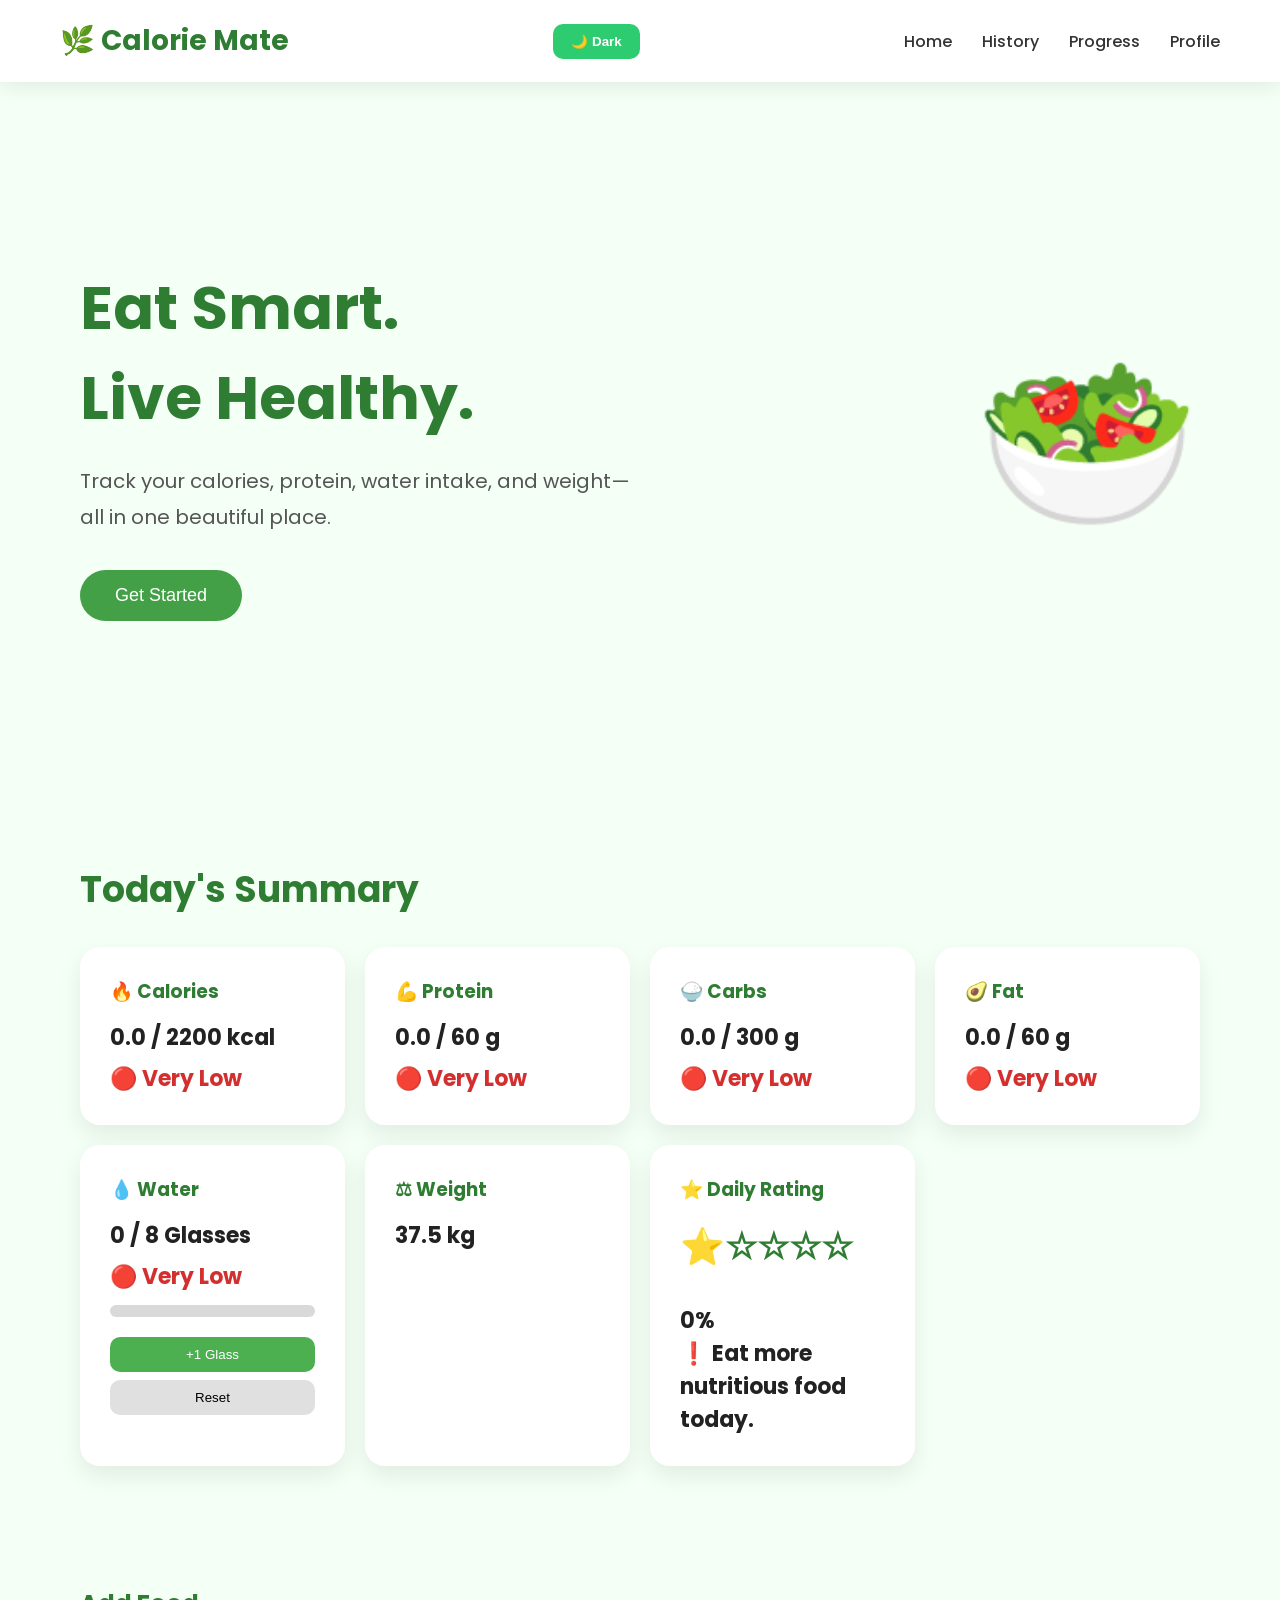
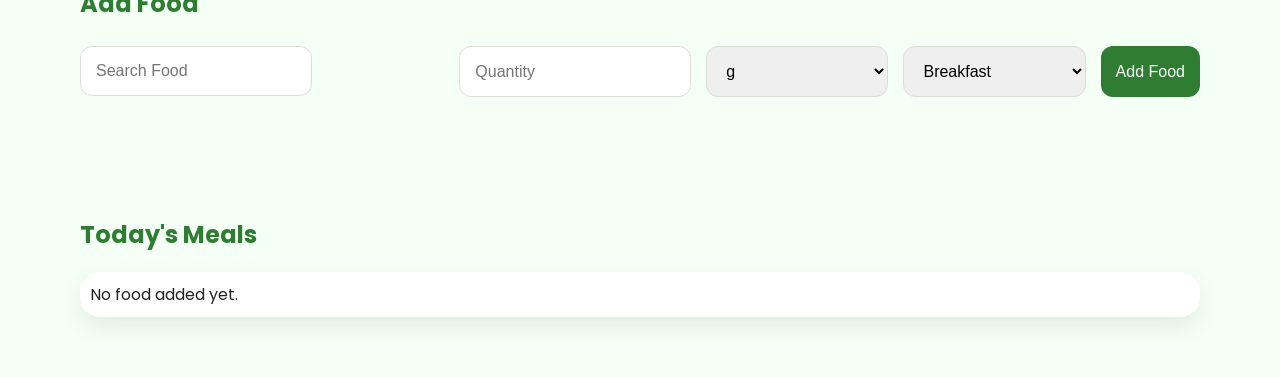
<file: index.html>
<!DOCTYPE html>
<html lang="en">
<head>
    <meta charset="UTF-8">
    <meta name="viewport" content="width=device-width, initial-scale=1.0">
    <title>Calorie Mate</title>

    <!-- CSS -->
    <link rel="stylesheet" href="css/style.css">

    <!-- Google Font -->
    <link rel="preconnect" href="https://fonts.googleapis.com">
    <link rel="preconnect" href="https://fonts.gstatic.com" crossorigin>
    <link href="https://fonts.googleapis.com/css2?family=Poppins:wght@300;400;500;600;700&display=swap" rel="stylesheet">
</head>
<body>

    <!-- Navigation -->
    <nav class="navbar">
        <div class="logo">
    🌿 Calorie Mate
</div>

<button id="themeToggle" class="theme-btn">
    🌙 Dark
</button>

        <ul class="nav-links">
            <li><a href="#">Home</a></li>
            <li><a href="history.html">History</a></li>
            <li><a href="progress.html">Progress</a></li>
            <li><a href="#">Profile</a></li>
        </ul>
    </nav>

    <!-- Hero Section -->
    <section class="hero">

        <div class="hero-text">

            <h1>
                Eat Smart.<br>
                Live Healthy.
            </h1>

            <p>
                Track your calories, protein, water intake,
                and weight—all in one beautiful place.
            </p>

            <button class="start-btn">
                Get Started
            </button>

        </div>

        <div class="hero-image">
            🥗
        </div>

    </section>

    <!-- Dashboard -->
    <section class="dashboard">

        <h2>Today's Summary</h2>

        <div class="card-container">

            <div class="card">
                <h3>🔥 Calories</h3>
               
                <p id="totalCalories">0 / 2200 kcal</p>
                <p id="calorieStatus" class="status">🔴 Very Low</p>
            </div>

            <div class="card">
                <h3>💪 Protein</h3>
                <p id="totalProtein">0 /60 g</p>
                <p id="proteinStatus" class="status">🔴 Very Low</p>
            </div>

            <div class="card">
                <h3>🍚 Carbs</h3>
                <p id="totalCarbs">0 /300 g</p>
                <p id="carbsStatus" class="status">🔴 Very Low</p>
                
            </div>

            <div class="card">
                <h3>🥑 Fat</h3>
                <p id="totalFat">0/60 g</p>
                <p id="fatStatus" class="status">🔴 Very Low</p>
            </div>

            <div class="card">

    <h3>💧 Water</h3>

    <p id="waterCount">0 / 8 Glasses</p>
    <p id="waterStatus" class="status">🔴 Very Low</p>

    <div class="progress">

        <div id="waterProgress" class="progress-fill"></div>

    </div>

    <button id="addWaterBtn">+1 Glass</button>

    <button id="resetWaterBtn">Reset</button>

</div>

            <div class="card">
    <h3>⚖ Weight</h3>
    <p>37.5 kg</p>
</div>

<div class="card">

    <h3>⭐ Daily Rating</h3>

    <h2 id="dailyStars">☆☆☆☆☆</h2>

    <p id="dailyScore">0%</p>

    <p id="ratingMessage">
        Start adding meals to see today's rating.
    </p>

</div>
            </div>

        </div>

    </section>

    <!-- Add Food -->
    <section class="add-food">

        <h2>Add Food</h2>

        <div class="food-form">

            <!-- Search Box -->
            <div class="search-container">

                <input
                    type="text"
                    id="foodName"
                    placeholder="Search Food"
                    autocomplete="off">

                <div id="suggestions"></div>

            </div>

            <input
                type="number"
                id="quantity"
                placeholder="Quantity">

            <select id="unit">
                <option>g</option>
                <option>ml</option>
                <option>piece</option>
            </select>

            <select id="meal">
                <option>Breakfast</option>
                <option>Lunch</option>
                <option>Snack</option>
                <option>Dinner</option>
            </select>

            <button id="addFoodBtn">
                Add Food
            </button>

        </div>

    </section>

    <!-- Today's Meals -->
    <section class="today-meals">

        <h2>Today's Meals</h2>

        <div id="mealList">
            <p>No food added yet.</p>
        </div>

    </section>

    <!-- JavaScript -->
    <script src="js/script.js"></script>

</body>
</html>
</file>
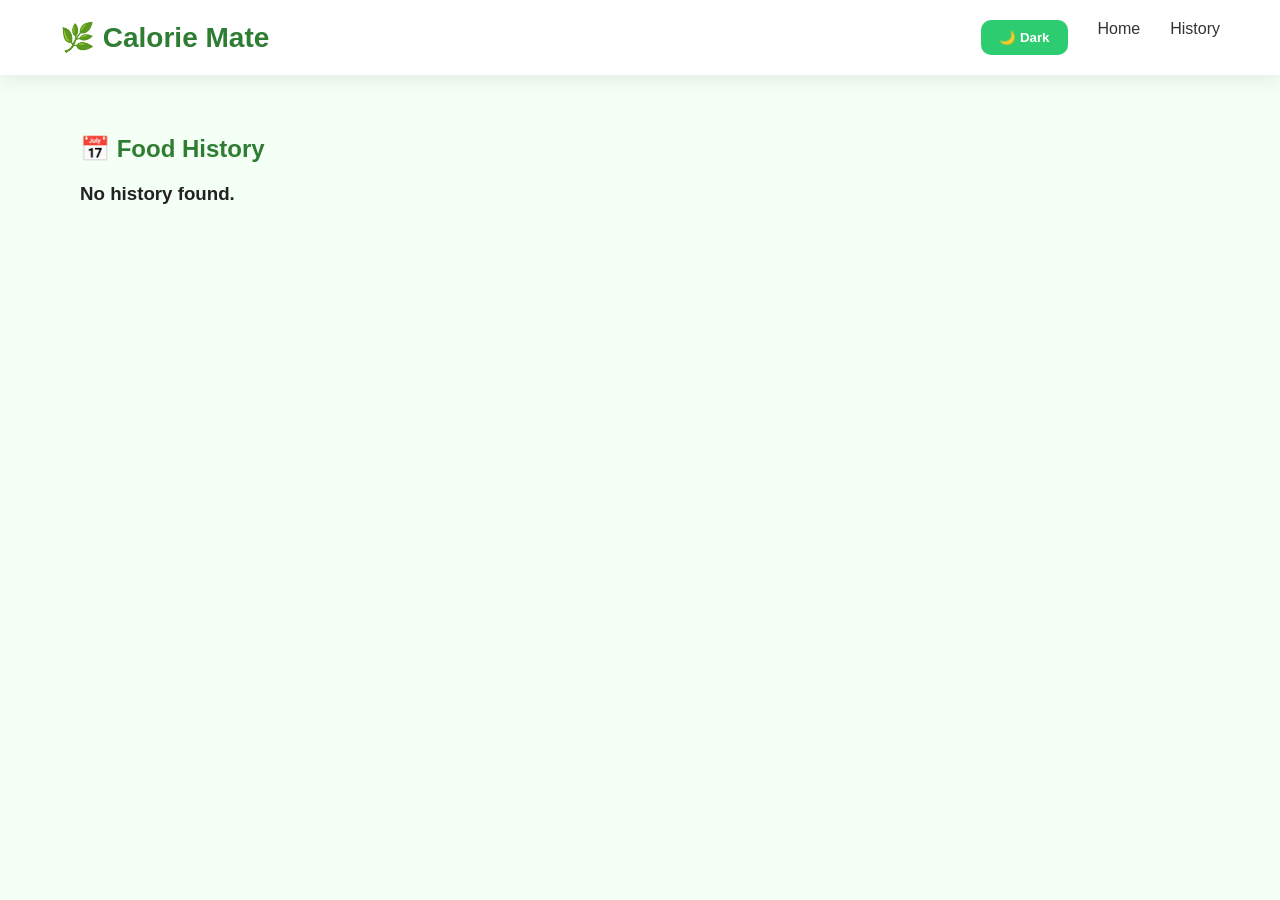
<file: history.html>
<!DOCTYPE html>
<html lang="en">

<head>

    <meta charset="UTF-8">
    <meta name="viewport" content="width=device-width, initial-scale=1.0">

    <title>Calorie Mate - History</title>

    <link rel="stylesheet" href="css/style.css">

</head>

<body>

<nav class="navbar">

    <div class="logo">
        🌿 Calorie Mate
    </div>

    <ul class="nav-links">
        <button id="themeToggle" class="theme-btn">
    🌙 Dark
</button>

        <li><a href="index.html">Home</a></li>
        <li><a href="history.html">History</a></li>

    </ul>

</nav>

<section class="today-meals">

    <h2>📅 Food History</h2>

    <div id="historyContainer">

    </div>

</section>

<script src="js/history.js"></script>

</body>

</html>
</file>
<file: css/style.css>
/* ===================================
   Mobile Responsive
=================================== */

@media (max-width:768px){

    /* Navbar */

    .navbar{

        flex-direction:column;

        gap:15px;

        padding:15px;

    }

    .nav-links{

        flex-wrap:wrap;

        justify-content:center;

        gap:15px;

    }

    /* Hero */

    .hero{

        flex-direction:column;

        text-align:center;

        padding:30px 20px;

    }

    .hero-text h1{

        font-size:34px;

    }

    .hero-image{

        font-size:80px;

        margin-top:20px;

    }

    /* Dashboard */

    .dashboard{

        padding:30px 15px;

    }

    .card-container{

        grid-template-columns:1fr;

    }

    /* Add Food */

    .add-food{

        padding:30px 15px;

    }

    .food-form{

        display:flex;

        flex-direction:column;

        gap:15px;

    }

    .food-form input,
    .food-form select,
    .food-form button{

        width:100%;

    }

    /* Meals */

    .today-meals{

        padding:30px 15px;

    }

    /* History */

    .history-card{

        width:100%;

    }

    /* Progress */

    canvas{

        width:100% !important;

        height:auto !important;

    }

}
*{
    transition: background-color 0.3s ease,
                color 0.3s ease,
                border-color 0.3s ease;
}
/* Reset */
*{
    margin:0;
    padding:0;
    box-sizing:border-box;
}

/* Body */
body{
    font-family:'Poppins',sans-serif;
    background:#f4fff5;
    color:#222;
}
/* ==========================
   Navigation Bar
========================== */

.navbar{
    display:flex;
    justify-content:space-between;
    align-items:center;

    padding:20px 60px;

    background:white;

    box-shadow:0 5px 20px rgba(0,0,0,0.08);

    position:sticky;
    top:0;
}

.logo{
    font-size:28px;
    font-weight:700;
    color:#2e7d32;
}

.nav-links{
    list-style:none;

    display:flex;

    gap:30px;
}

.nav-links a{

    text-decoration:none;

    color:#333;

    font-weight:500;

    transition:.3s;
}

.nav-links a:hover{

    color:#2e7d32;

}
/* ==========================
   Hero Section
========================== */

.hero{
    display:flex;
    justify-content:space-between;
    align-items:center;

    padding:80px;

    min-height:80vh;
}

.hero-text{
    width:50%;
}

.hero-text h1{

    font-size:60px;

    color:#2e7d32;

    margin-bottom:20px;

}

.hero-text p{

    font-size:20px;

    color:#555;

    line-height:1.8;

    margin-bottom:35px;

}

.start-btn{

    border:none;

    background:#43a047;

    color:white;

    padding:15px 35px;

    border-radius:40px;

    font-size:18px;

    cursor:pointer;

    transition:.3s;

}

.start-btn:hover{

    background:#2e7d32;

}

.hero-image{

    font-size:180px;

}
/* Dashboard */

.dashboard{
    padding:60px 80px;
}

.dashboard h2{
    font-size:36px;
    color:#2e7d32;
    margin-bottom:30px;
}

.card-container{

    display:grid;

    grid-template-columns:repeat(auto-fit,minmax(250px,1fr));

    gap:20px;

}

.card{
    background:white;
    border-radius:20px;
    padding:30px;
    box-shadow:0 10px 25px rgba(0,0,0,0.08);
    transition:0.3s;
}

.card:hover{
    transform:translateY(-8px);
}

.card h3{
    margin-bottom:15px;
    color:#2e7d32;
}

.card p{
    font-size:22px;
    font-weight:bold;
}
/* Add Food Section */

.add-food{
    padding:60px 80px;
}

.add-food h2{
    color:#2e7d32;
    margin-bottom:25px;
}

.food-form{
    display:grid;
    grid-template-columns:2fr 1fr 1fr 1fr auto;
    gap:15px;
}

.food-form input,
.food-form select,
.food-form button{

    padding:15px;

    border-radius:12px;

    border:1px solid #ddd;

    font-size:16px;
}

.food-form button{

    background:#2e7d32;

    color:white;

    border:none;

    cursor:pointer;
}

.food-form button:hover{

    background:#1b5e20;
}
/* Today's Meals */

.today-meals{
    padding:60px 80px;
}

.today-meals h2{
    color:#2e7d32;
    margin-bottom:20px;
}

#mealList{
    background:white;
    padding:10px;
    border-radius:20px;
    box-shadow:0 10px 25px rgba(0,0,0,0.08);
}

.meal-item{

    background:#ffffff;

    border:none;

    border-radius:18px;

    padding:18px 22px;

    margin:15px 0;

    box-shadow:0 6px 20px rgba(0,0,0,0.08);

    transition:0.3s;

}

.meal-item:hover{

    transform:translateY(-3px);

    box-shadow:0 10px 25px rgba(0,0,0,0.15);

}

.meal-item:last-child{
    border-bottom:none;
}
/* Search Suggestions */

.search-container{
    position:relative;
}

#suggestions{
    position:absolute;
    width:100%;
    background:white;
    border:1px solid #ddd;
    border-radius:10px;
    max-height:200px;
    overflow-y:auto;
    display:none;
    z-index:1000;
}

.suggestion-item{
    padding:12px;
    cursor:pointer;
    border-bottom:1px solid #eee;
}

.suggestion-item:hover{
    background:#e8f5e9;
}
.delete-btn{

    margin-top:10px;

    padding:8px 16px;

    border:none;

    border-radius:10px;

    background:#ff4d4d;

    color:white;

    cursor:pointer;

    transition:0.3s;

}

.delete-btn:hover{

    background:#e53935;

    transform:scale(1.05);

}
.meal-time{

    color:#777;

    font-size:13px;

    margin:5px 0;

}
.history-card{

    background:white;

    padding:20px;

    border-radius:15px;

    margin-bottom:25px;

    box-shadow:0 5px 15px rgba(0,0,0,.1);

}

.history-card h2{

    color:#2e7d32;

    margin-bottom:10px;

}

.history-card hr{

    margin:15px 0;

}
.progress{

    width:100%;

    height:12px;

    background:#d9d9d9;

    border-radius:20px;

    overflow:hidden;

    margin:12px 0;

}

.progress-fill{

    width:0%;
    height:100%;
    background:linear-gradient(90deg,#66BB6A,#2E7D32);
    transition:0.4s;
    border-radius:20px;

}

#addWaterBtn,
#resetWaterBtn{

    margin-top:8px;
    width:100%;
    padding:10px;
    border:none;
    border-radius:10px;
    cursor:pointer;

}

#addWaterBtn{

    background:#4CAF50;
    color:white;

}

#resetWaterBtn{

    background:#e0e0e0;

}
.status{

    font-weight:bold;
    margin-top:8px;

}

.red{

    color:#d32f2f;

}

.yellow{

    color:#f9a825;

}

.green{

    color:#2e7d32;

}

.orange{

    color:#ef6c00;

}
.history-card{

    background:#ffffff;

    border-radius:15px;

    padding:20px;

    margin-bottom:20px;

    box-shadow:0 5px 15px rgba(0,0,0,0.08);

}

.history-card h2{

    color:#2e7d32;

    margin-bottom:15px;

}

.history-card p{

    margin:8px 0;

}

.history-card ul{

    margin-top:10px;

    padding-left:20px;

}
/* Theme Button */

.theme-btn{
    padding:10px 18px;
    border:none;
    border-radius:8px;
    cursor:pointer;
    background:#2ecc71;
    color:white;
    font-weight:600;
}

/* ==========================
   DARK MODE
========================== */

body.dark{
    background:#121212;
    color:#f5f5f5;
}

body.dark .navbar{
    background:#1e1e1e;
}

body.dark .card,

body.dark .history-card{
    background:#232323;
    color:#ffffff;
    box-shadow:0 4px 15px rgba(0,0,0,0.35);
}
body.dark .meal-item{

    background:#242424;

    color:white;

    box-shadow:0 8px 20px rgba(0,0,0,0.4);

}

body.dark .meal-item p{

    color:#d0d0d0;

}

body.dark .meal-time{

    color:#aaaaaa;

}

body.dark input,
body.dark select{
    background:#2d2d2d;
    color:white;
    border:1px solid #555;
}

body.dark input::placeholder{
    color:#bbb;
}

body.dark button{
    background:#27ae60;
    color:white;
}

body.dark a{
    color:white;
}

body.dark h1,
body.dark h2,
body.dark h3,
body.dark p{
    color:white;
}
.theme-btn{

    padding:10px 18px;

    border:none;

    border-radius:10px;

    background:#2ecc71;

    color:white;

    font-weight:bold;

    cursor:pointer;

}

.theme-btn:hover{

    transform:scale(1.05);

}
img,
canvas{

    max-width:100%;

}
</file>
